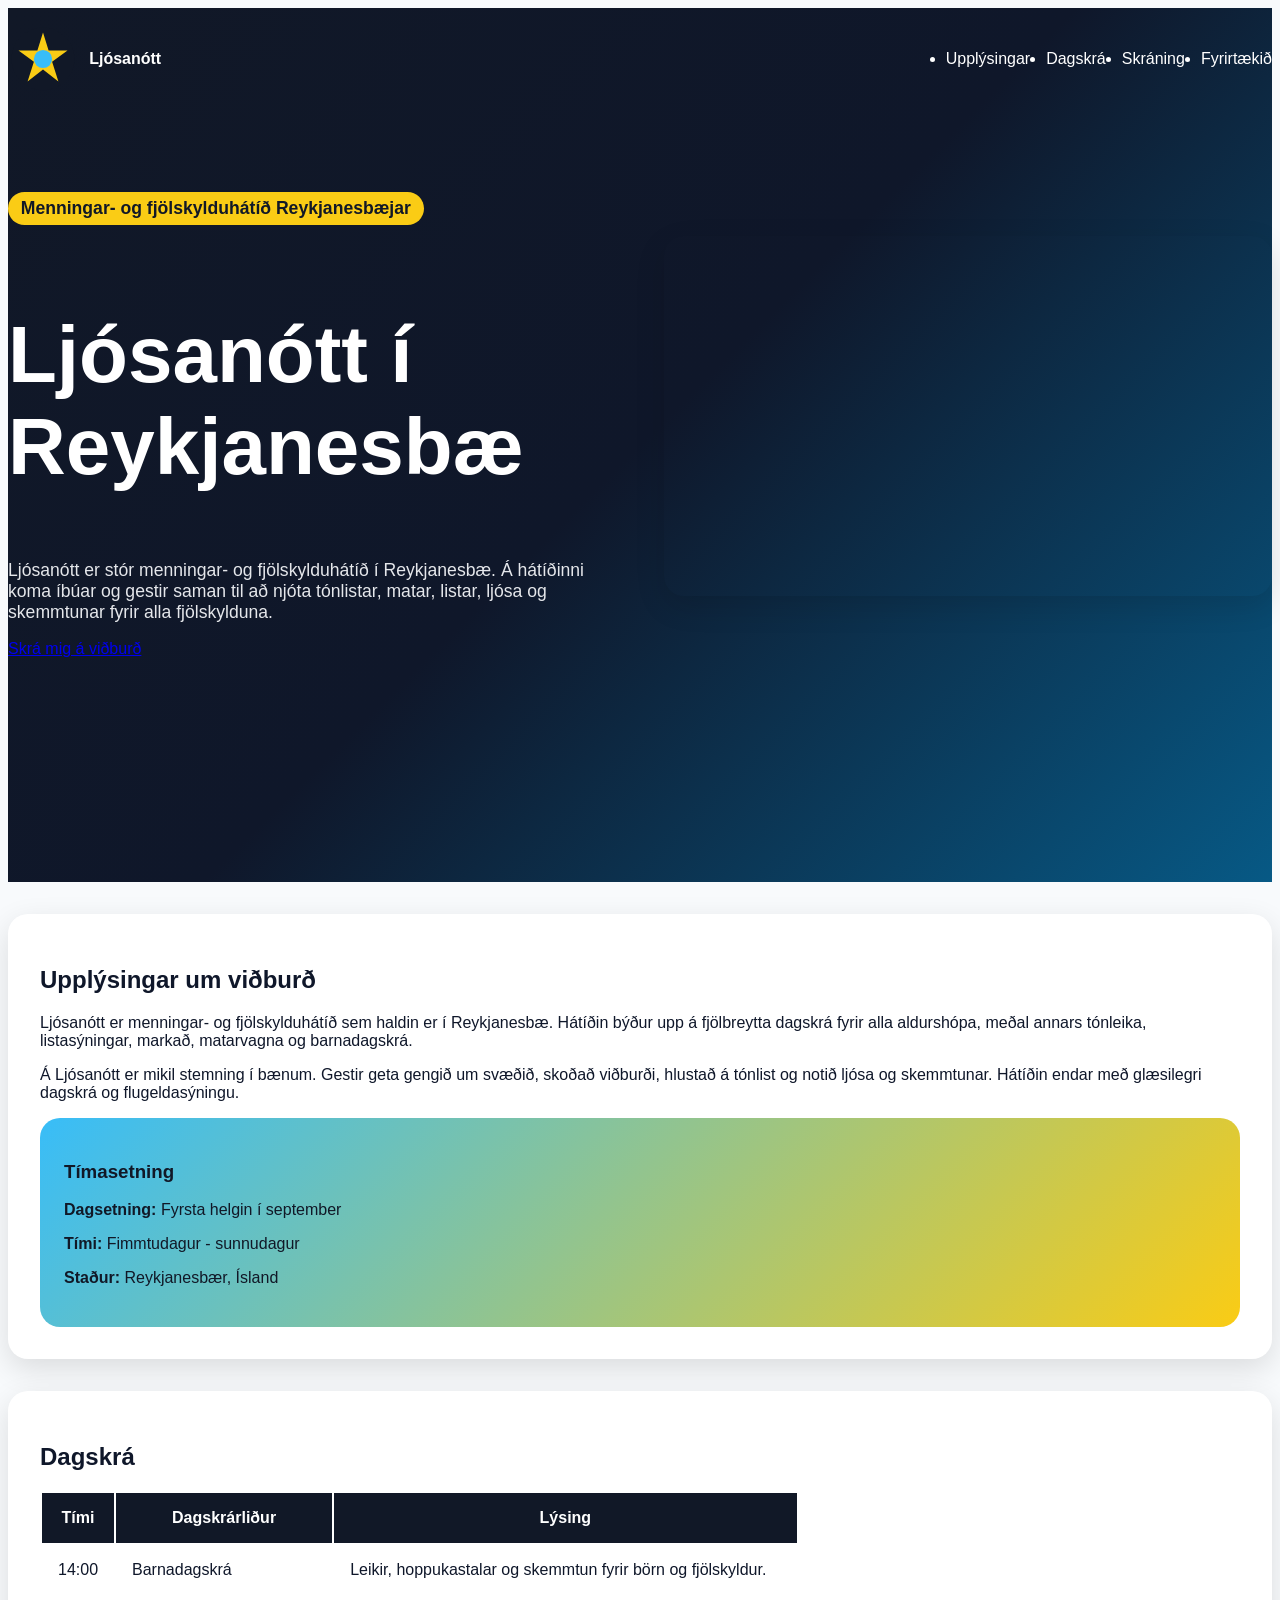
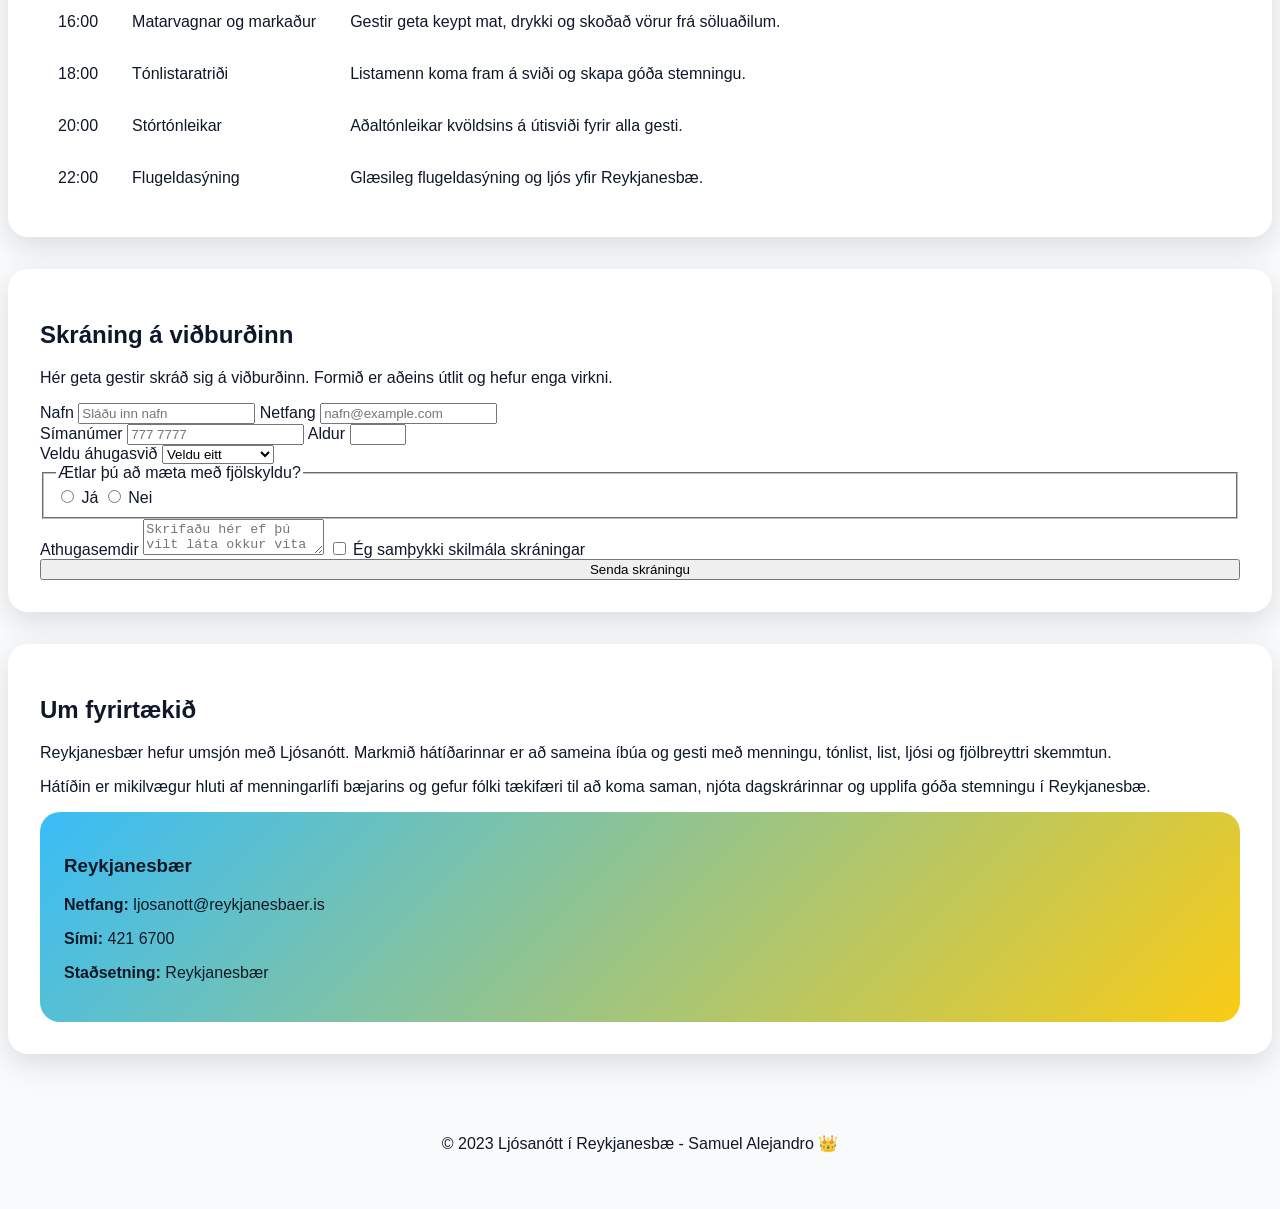
<file: index.html>
<!DOCTYPE html>
<html lang="is" data-theme="light">
<head>
  <meta charset="UTF-8">
  <meta name="viewport" content="width=device-width, initial-scale=1.0">
  <title>Ljósanótt í Reykjanesbæ</title>

  <link rel="stylesheet" href="style.css">
</head>

<body>

  <header class="hero">
    <nav class="container nav-bar">
      <a href="#" class="logo-box">
        <svg class="logo" width="70" height="70" viewBox="0 0 100 100">
          <circle cx="50" cy="50" r="45" fill="#111827"/>
          <path d="M50 12 L58 38 L85 38 L63 54 L72 82 L50 65 L28 82 L37 54 L15 38 L42 38 Z" fill="#facc15"/>
          <circle cx="50" cy="50" r="13" fill="#38bdf8"/>
        </svg>
        <strong>Ljósanótt</strong>
      </a>

      <ul class="desktop-menu">
        <li><a href="#upplysingar">Upplýsingar</a></li>
        <li><a href="#dagskra">Dagskrá</a></li>
        <li><a href="#skraning">Skráning</a></li>
        <li><a href="#fyrirtaeki">Fyrirtækið</a></li>
      </ul>

      <details class="mobile-menu" role="list">
        <summary>Valmynd</summary>
        <ul role="listbox">
          <li><a href="#upplysingar">Upplýsingar</a></li>
          <li><a href="#dagskra">Dagskrá</a></li>
          <li><a href="#skraning">Skráning</a></li>
          <li><a href="#fyrirtaeki">Fyrirtækið</a></li>
        </ul>
      </details>
    </nav>

    <section class="container hero-content">
      <div>
        <p class="tag">Menningar- og fjölskylduhátíð Reykjanesbæjar</p>
        <h1>Ljósanótt í Reykjanesbæ</h1>
        <p>
          Ljósanótt er stór menningar- og fjölskylduhátíð í Reykjanesbæ.
          Á hátíðinni koma íbúar og gestir saman til að njóta tónlistar,
          matar, listar, ljósa og skemmtunar fyrir alla fjölskylduna.
        </p>
        <a href="#skraning" role="button" class="pulse">Skrá mig á viðburð</a>
      </div>

      <div class="slideshow" aria-label="Myndasýning">
        <img src="img/event1.jpg" alt="Ljós og fólk á hátíð">
        <img src="img/event2.jpg" alt="Tónleikar á útisviði">
        <img src="img/event3.jpg" alt="Flugeldasýning á Ljósanótt">
      </div>
    </section>
  </header>

  <main class="container">

    <section id="upplysingar" class="grid section-card">
      <article>
        <h2>Upplýsingar um viðburð</h2>
        <p>
          Ljósanótt er menningar- og fjölskylduhátíð sem haldin er í Reykjanesbæ.
          Hátíðin býður upp á fjölbreytta dagskrá fyrir alla aldurshópa,
          meðal annars tónleika, listasýningar, markað, matarvagna og
          barnadagskrá.
        </p>
        <p>
          Á Ljósanótt er mikil stemning í bænum. Gestir geta gengið um svæðið,
          skoðað viðburði, hlustað á tónlist og notið ljósa og skemmtunar.
          Hátíðin endar með glæsilegri dagskrá og flugeldasýningu.
        </p>
      </article>

      <article class="info-box">
        <h3>Tímasetning</h3>
        <p><strong>Dagsetning:</strong> Fyrsta helgin í september</p>
        <p><strong>Tími:</strong> Fimmtudagur - sunnudagur</p>
        <p><strong>Staður:</strong> Reykjanesbær, Ísland</p>
      </article>
    </section>

    <section id="dagskra" class="section-card">
      <h2>Dagskrá</h2>

      <div class="table-scroll">
        <table>
          <thead>
            <tr>
              <th>Tími</th>
              <th>Dagskrárliður</th>
              <th>Lýsing</th>
            </tr>
          </thead>

          <tbody>
            <tr>
              <td>14:00</td>
              <td>Barnadagskrá</td>
              <td>Leikir, hoppukastalar og skemmtun fyrir börn og fjölskyldur.</td>
            </tr>

            <tr>
              <td>16:00</td>
              <td>Matarvagnar og markaður</td>
              <td>Gestir geta keypt mat, drykki og skoðað vörur frá söluaðilum.</td>
            </tr>

            <tr>
              <td>18:00</td>
              <td>Tónlistaratriði</td>
              <td>Listamenn koma fram á sviði og skapa góða stemningu.</td>
            </tr>

            <tr>
              <td>20:00</td>
              <td>Stórtónleikar</td>
              <td>Aðaltónleikar kvöldsins á útisviði fyrir alla gesti.</td>
            </tr>

            <tr>
              <td>22:00</td>
              <td>Flugeldasýning</td>
              <td>Glæsileg flugeldasýning og ljós yfir Reykjanesbæ.</td>
            </tr>
          </tbody>
        </table>
      </div>
    </section>

    <section id="skraning" class="section-card">
      <h2>Skráning á viðburðinn</h2>
      <p>
        Hér geta gestir skráð sig á viðburðinn. Formið er aðeins útlit og
        hefur enga virkni.
      </p>

      <form>
        <div class="grid">
          <label>
            Nafn
            <input type="text" name="nafn" placeholder="Sláðu inn nafn" required>
          </label>

          <label>
            Netfang
            <input type="email" name="email" placeholder="nafn@example.com" required>
          </label>
        </div>

        <div class="grid">
          <label>
            Símanúmer
            <input type="tel" name="simi" placeholder="777 7777" pattern="[0-9 ]{7,12}" required>
          </label>

          <label>
            Aldur
            <input type="number" name="aldur" min="1" max="100" required>
          </label>
        </div>

        <label>
          Veldu áhugasvið
          <select name="ahugasvid" required>
            <option value="">Veldu eitt</option>
            <option>Tónleikar</option>
            <option>Barnadagskrá</option>
            <option>Matarvagnar</option>
            <option>Listasýningar</option>
            <option>Flugeldasýning</option>
          </select>
        </label>

        <fieldset>
          <legend>Ætlar þú að mæta með fjölskyldu?</legend>

          <label>
            <input type="radio" name="fjolskylda" required>
            Já
          </label>

          <label>
            <input type="radio" name="fjolskylda">
            Nei
          </label>
        </fieldset>

        <label>
          Athugasemdir
          <textarea name="athugasemdir" placeholder="Skrifaðu hér ef þú vilt láta okkur vita eitthvað"></textarea>
        </label>

        <label>
          <input type="checkbox" required>
          Ég samþykki skilmála skráningar
        </label>

        <button type="submit">Senda skráningu</button>
      </form>
    </section>

    <section id="fyrirtaeki" class="grid section-card">
      <article>
        <h2>Um fyrirtækið</h2>
        <p>
          Reykjanesbær hefur umsjón með Ljósanótt. Markmið hátíðarinnar er að
          sameina íbúa og gesti með menningu, tónlist, list, ljósi og
          fjölbreyttri skemmtun.
        </p>
        <p>
          Hátíðin er mikilvægur hluti af menningarlífi bæjarins og gefur fólki
          tækifæri til að koma saman, njóta dagskrárinnar og upplifa góða
          stemningu í Reykjanesbæ.
        </p>
      </article>

      <article class="company-card">
        <h3>Reykjanesbær</h3>
        <p><strong>Netfang:</strong> ljosanott@reykjanesbaer.is</p>
        <p><strong>Sími:</strong> 421 6700</p>
        <p><strong>Staðsetning:</strong> Reykjanesbær</p>
      </article>
    </section>

  </main>

  <footer class="container">
    <p>© 2023 Ljósanótt í Reykjanesbæ - Samuel Alejandro 👑</p>
  </footer>

</body>
</html>
</file>
<file: style.css>
:root {
  --main: #38bdf8;
  --dark: #111827;
  --yellow: #facc15;
  --light: #f8fafc;
  --text: #0f172a;
  --card: #ffffff;
  --radius: 20px;
  --shadow: 0 10px 30px rgba(0, 0, 0, 0.12);
  --font: Arial, Helvetica, sans-serif;
}

html {
  scroll-behavior: smooth;
}

body {
  font-family: var(--font);
  background: var(--light);
  color: var(--text);
}

@media (prefers-color-scheme: dark) {
  :root {
    --light: #020617;
    --text: #e5e7eb;
    --card: #111827;
  }

  body {
    background: var(--light);
    color: var(--text);
  }

  table {
    color: var(--text);
  }
}

.hero {
  min-height: 90vh;
  background: linear-gradient(135deg, #111827, #0f172a, #075985);
  color: white;
  padding-bottom: 4rem;
}

.nav-bar {
  display: flex;
  justify-content: space-between;
  align-items: center;
  padding-top: 1rem;
}

.logo-box {
  display: flex;
  align-items: center;
  gap: 0.7rem;
  color: white;
  text-decoration: none;
}

.logo {
  animation: spinLogo 5s linear infinite;
}

@keyframes spinLogo {
  0% {
    transform: rotate(0deg) scale(1);
  }

  50% {
    transform: rotate(180deg) scale(1.08);
  }

  100% {
    transform: rotate(360deg) scale(1);
  }
}

.desktop-menu {
  display: flex;
  gap: 1rem;
}

.desktop-menu a {
  color: white;
  text-decoration: none;
}

.desktop-menu a:hover {
  color: var(--yellow);
}

.mobile-menu {
  display: none;
}

.hero-content {
  display: grid;
  grid-template-columns: 1fr 1fr;
  gap: 3rem;
  align-items: center;
  padding-top: 5rem;
}

.hero-content h1 {
  font-size: clamp(2.5rem, 7vw, 5rem);
  color: white;
}

.hero-content p {
  font-size: 1.1rem;
  color: #e5e7eb;
}

.tag {
  display: inline-block;
  background: var(--yellow);
  color: var(--dark) !important;
  padding: 0.4rem 0.8rem;
  border-radius: 999px;
  font-weight: bold;
}

.pulse {
  animation: pulseButton 1.8s infinite;
}

@keyframes pulseButton {
  0% {
    transform: scale(1);
    box-shadow: 0 0 0 0 rgba(56, 189, 248, 0.7);
  }

  70% {
    transform: scale(1.05);
    box-shadow: 0 0 0 18px rgba(56, 189, 248, 0);
  }

  100% {
    transform: scale(1);
    box-shadow: 0 0 0 0 rgba(56, 189, 248, 0);
  }
}
.slideshow {
  position: relative;
  height: 360px;
  overflow: hidden;
  border-radius: var(--radius);
  box-shadow: var(--shadow);
}

.slideshow img {
  position: absolute;
  width: 100%;
  height: 100%;
  object-fit: cover;
  animation: slideShow 12s infinite;
  opacity: 0;
}

.slideshow img:nth-child(1) {
  animation-delay: 0s;
}

.slideshow img:nth-child(2) {
  animation-delay: 4s;
}

.slideshow img:nth-child(3) {
  animation-delay: 8s;
}

@keyframes slideShow {
  0% {
    opacity: 0;
    transform: scale(1.05);
  }

  10% {
    opacity: 1;
  }

  30% {
    opacity: 1;
  }

  40% {
    opacity: 0;
    transform: scale(1);
  }

  100% {
    opacity: 0;
  }
}

.section-card {
  background: var(--card);
  padding: 2rem;
  margin: 2rem 0;
  border-radius: var(--radius);
  box-shadow: var(--shadow);
  animation: fadeUp 0.8s ease both;
}

@keyframes fadeUp {
  from {
    opacity: 0;
    transform: translateY(25px);
  }

  to {
    opacity: 1;
    transform: translateY(0);
  }
}

.info-box,
.company-card {
  background: linear-gradient(135deg, var(--main), var(--yellow));
  color: var(--dark);
  border-radius: var(--radius);
  padding: 1.5rem;
}

.info-box h3,
.company-card h3 {
  color: var(--dark);
}

.table-scroll {
  width: 100%;
  overflow-x: auto;
}

table {
  min-width: 600px;
}

th {
  background: var(--dark);
  color: white;
}

td,
th {
  padding: 1rem;
}

/* Form */
form {
  margin-top: 1rem;
}

button {
  width: 100%;
}

footer {
  text-align: center;
  padding: 2rem 0;
}

@media (max-width: 768px) {
  .hero-content {
    grid-template-columns: 1fr;
    padding-top: 2rem;
  }

  .desktop-menu {
    display: none;
  }

  .mobile-menu {
    display: block;
  }

  .slideshow {
    height: 260px;
  }

  .section-card {
    padding: 1.2rem;
  }
}
</file>
